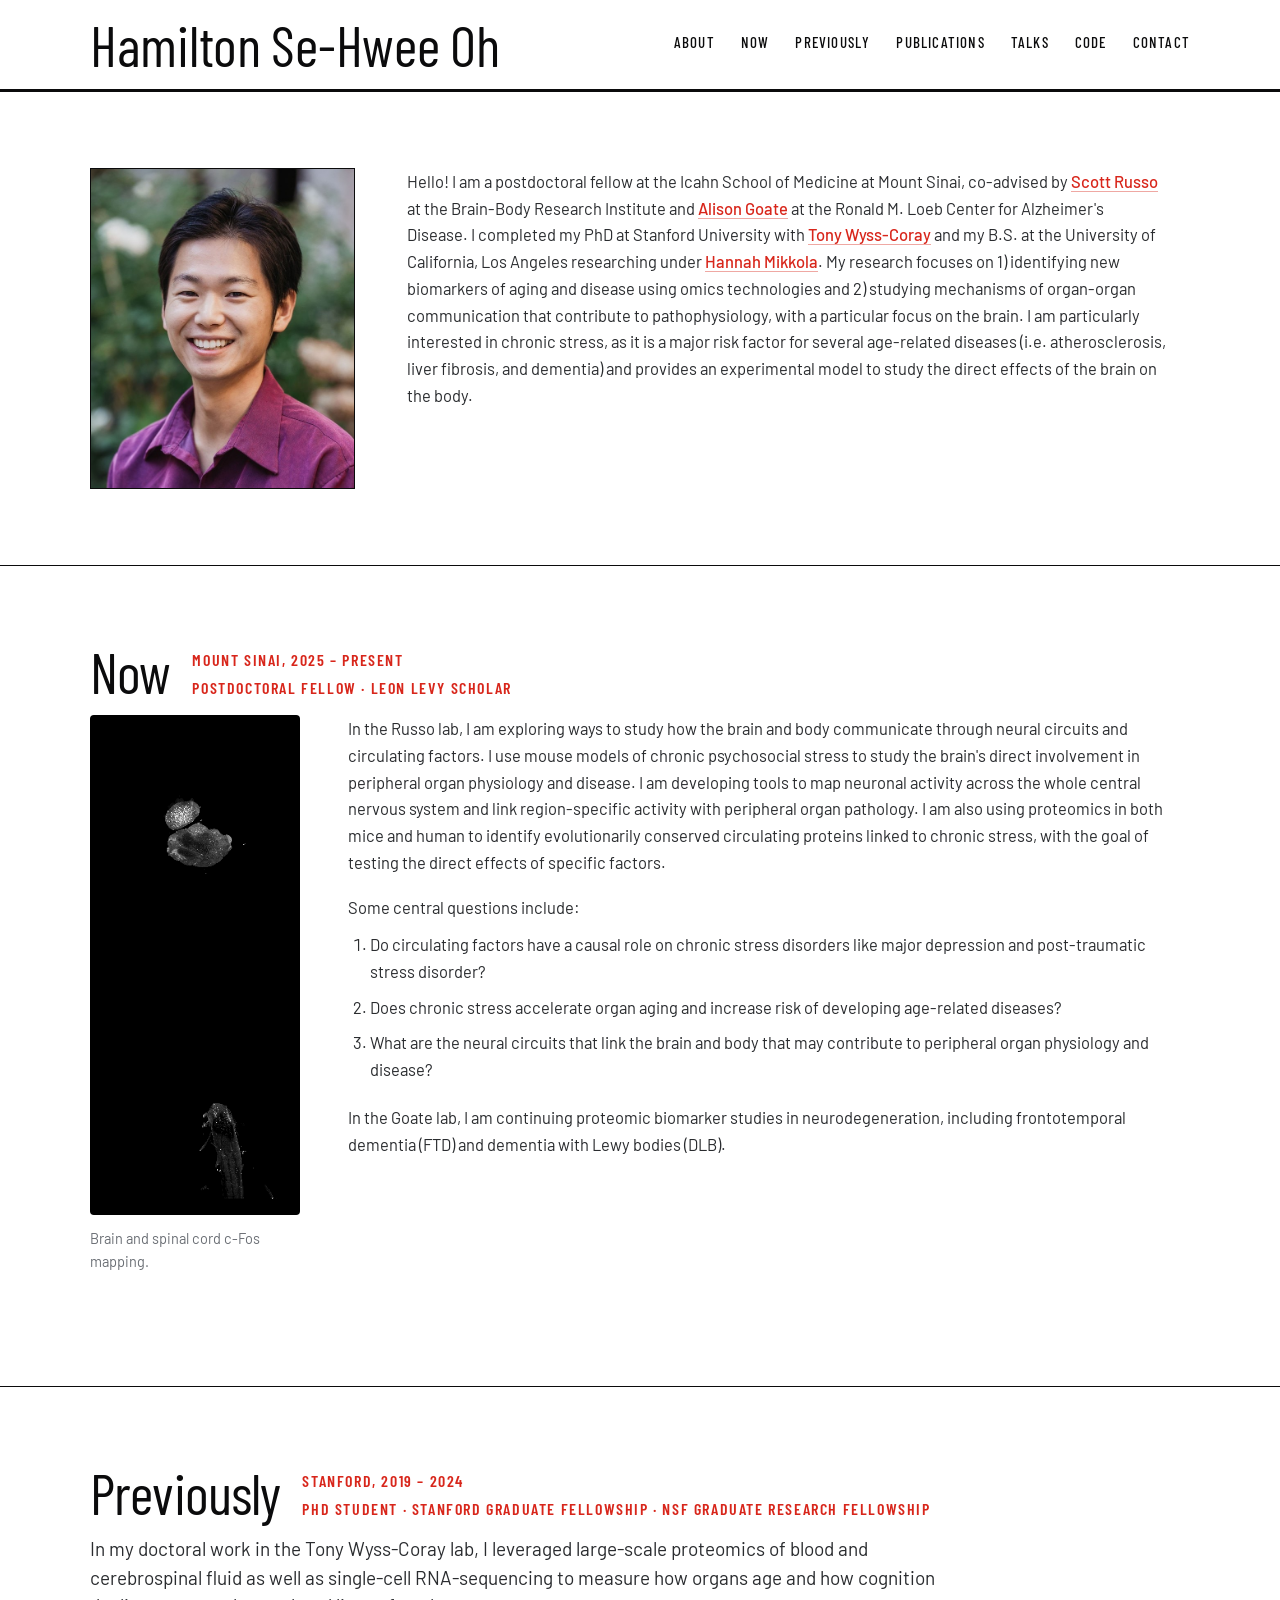
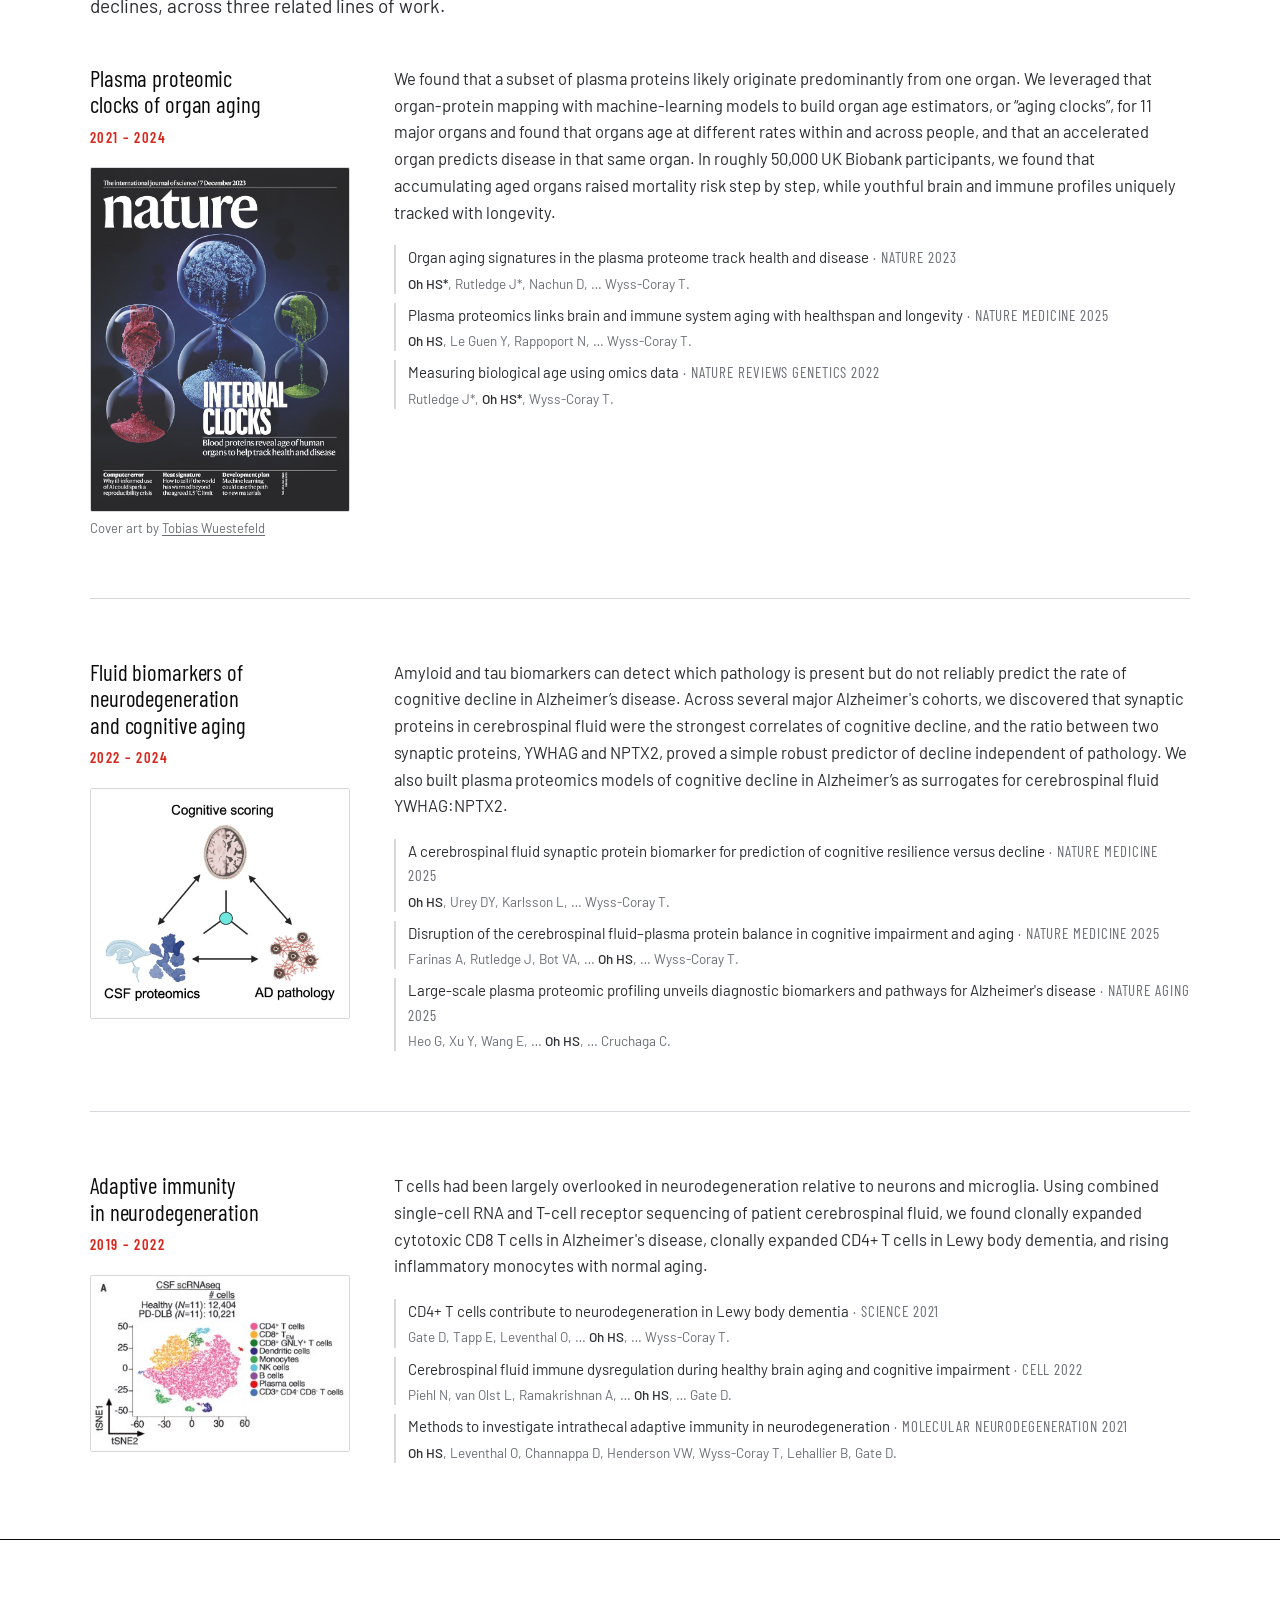
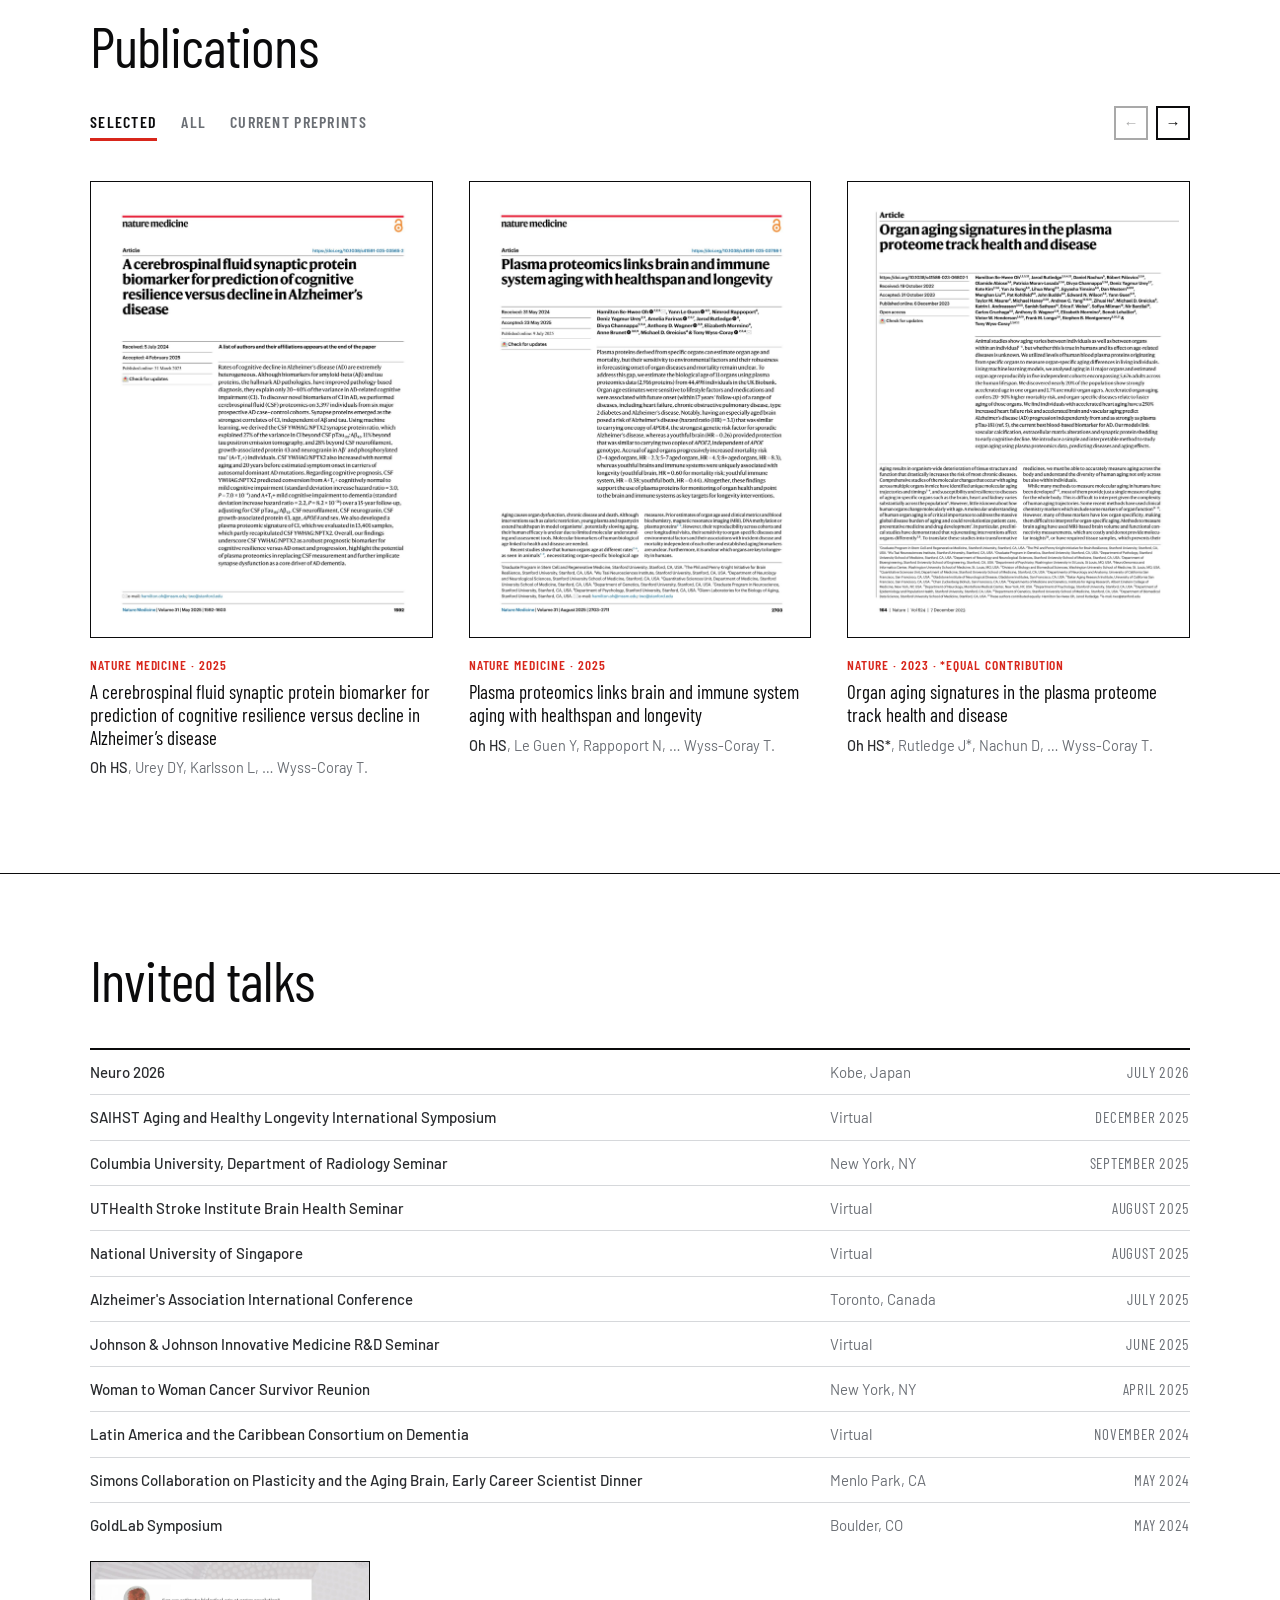
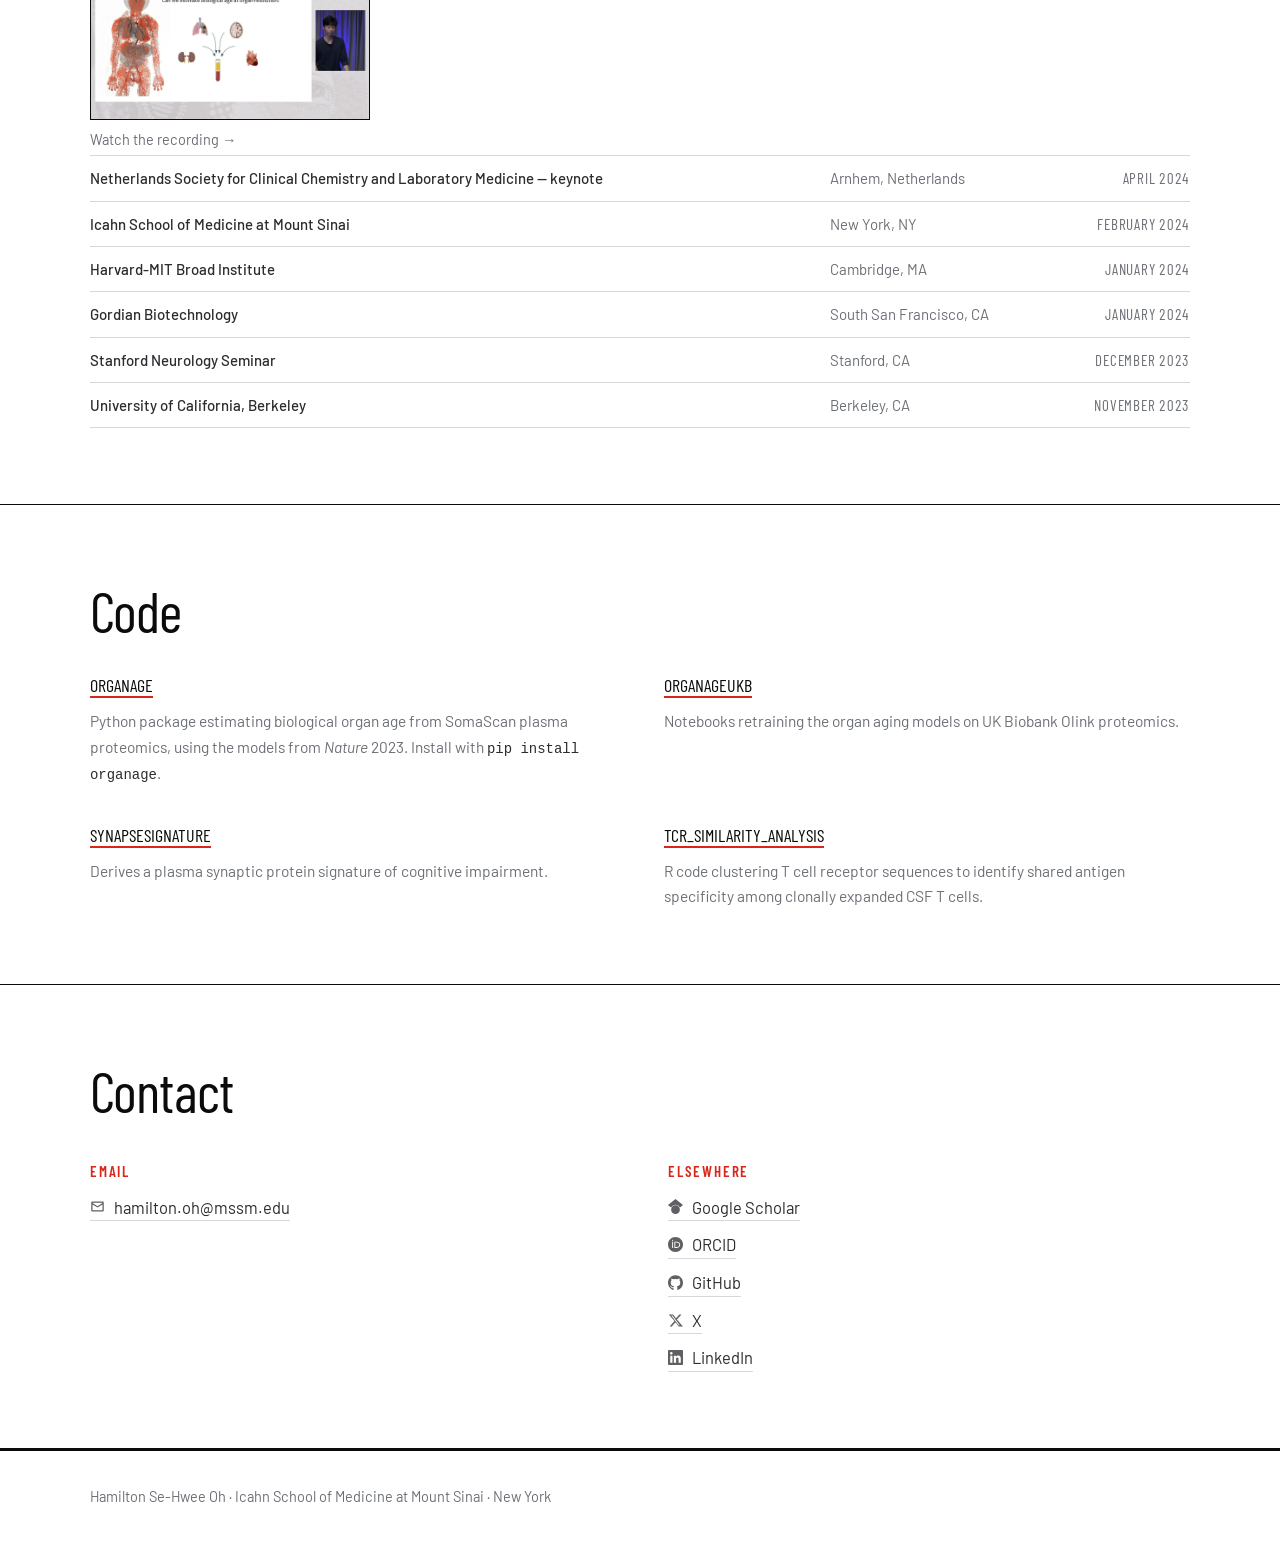
<file: index.html>
<!doctype html>
<html lang="en">
<head>
<meta charset="utf-8">
<meta name="viewport" content="width=device-width, initial-scale=1">

<!-- ============================ SEARCH & SHARING ============================
     Edit the title and description here; they are what Google and social cards
     show. Keep the title near 60 characters and the description near 155.
     The absolute URLs below all name the live domain. Never edit them by hand —
     run  python3 scripts/set_domain.py <domain>  and it moves every one of them,
     then rewrites sitemap.xml, robots.txt, CNAME and 404.html to match.
     ========================================================================= -->
<title>Hamilton Se-Hwee Oh | Aging neuroscience, Mount Sinai</title>
<meta name="description" content="Hamilton Se-Hwee Oh — postdoctoral fellow at the Icahn School of Medicine at Mount Sinai. Aging, neurodegeneration, and brain–body communication.">
<link rel="canonical" href="https://hamiltonsehweeoh.com/">
<meta name="author" content="Hamilton Se-Hwee Oh">
<meta name="robots" content="index, follow, max-image-preview:large, max-snippet:-1">
<meta name="theme-color" content="#ffffff">

<!-- How the link previews on X, LinkedIn, Slack, iMessage. The card image is
     built by scripts/make_social_images.py; re-run it if the portrait changes. -->
<meta property="og:type" content="profile">
<meta property="og:site_name" content="Hamilton Se-Hwee Oh">
<meta property="og:title" content="Hamilton Se-Hwee Oh">
<meta property="og:description" content="Hamilton Se-Hwee Oh — postdoctoral fellow at the Icahn School of Medicine at Mount Sinai. Aging, neurodegeneration, and brain–body communication.">
<meta property="og:url" content="https://hamiltonsehweeoh.com/">
<meta property="og:image" content="https://hamiltonsehweeoh.com/images/og-card.jpg">
<meta property="og:image:width" content="1200">
<meta property="og:image:height" content="630">
<meta property="og:image:alt" content="Hamilton Se-Hwee Oh, postdoctoral fellow at the Icahn School of Medicine at Mount Sinai">
<meta property="profile:first_name" content="Hamilton">
<meta property="profile:last_name" content="Oh">
<meta name="twitter:card" content="summary_large_image">
<meta name="twitter:site" content="@Hammy_oh">
<meta name="twitter:creator" content="@Hammy_oh">

<link rel="icon" href="favicon.ico" sizes="32x32">
<link rel="icon" href="icon.svg" type="image/svg+xml">
<link rel="apple-touch-icon" href="apple-touch-icon.png">

<!-- Tells Google this page is the researcher named in it, and ties the name to
     the ORCID / Scholar records that already carry the publication history.
     "Hamilton Oh" alone is ambiguous (it is also a city in Ohio); sameAs is what
     resolves that. Generated by scripts/patch_head.py-style edits — safe to edit
     by hand, but keep it valid JSON. -->
<script type="application/ld+json">
{
  "@context": "https://schema.org",
  "@graph": [
    {
      "@type": "ProfilePage",
      "@id": "https://hamiltonsehweeoh.com/#page",
      "url": "https://hamiltonsehweeoh.com/",
      "name": "Hamilton Se-Hwee Oh",
      "inLanguage": "en",
      "isPartOf": {
        "@id": "https://hamiltonsehweeoh.com/#website"
      },
      "about": {
        "@id": "https://hamiltonsehweeoh.com/#hamilton-oh"
      },
      "mainEntity": {
        "@id": "https://hamiltonsehweeoh.com/#hamilton-oh"
      }
    },
    {
      "@type": "WebSite",
      "@id": "https://hamiltonsehweeoh.com/#website",
      "url": "https://hamiltonsehweeoh.com/",
      "name": "Hamilton Se-Hwee Oh",
      "inLanguage": "en",
      "publisher": {
        "@id": "https://hamiltonsehweeoh.com/#hamilton-oh"
      }
    },
    {
      "@type": "Person",
      "@id": "https://hamiltonsehweeoh.com/#hamilton-oh",
      "name": "Hamilton Se-Hwee Oh",
      "alternateName": [
        "Hamilton Oh",
        "Hamilton S. Oh",
        "Hamilton S.-H. Oh",
        "Oh HS"
      ],
      "givenName": "Hamilton",
      "additionalName": "Se-Hwee",
      "familyName": "Oh",
      "url": "https://hamiltonsehweeoh.com/",
      "mainEntityOfPage": {
        "@id": "https://hamiltonsehweeoh.com/#page"
      },
      "image": "https://hamiltonsehweeoh.com/images/hamilton-oh.jpg",
      "email": "hamilton.oh@mssm.edu",
      "jobTitle": "Postdoctoral Fellow",
      "description": "Hamilton Se-Hwee Oh — postdoctoral fellow at the Icahn School of Medicine at Mount Sinai. Aging, neurodegeneration, and brain–body communication.",
      "worksFor": {
        "@type": "CollegeOrUniversity",
        "name": "Icahn School of Medicine at Mount Sinai",
        "url": "https://icahn.mssm.edu/",
        "address": {
          "@type": "PostalAddress",
          "addressLocality": "New York",
          "addressRegion": "NY",
          "addressCountry": "US"
        }
      },
      "affiliation": [
        {
          "@type": "Organization",
          "name": "Nash Family Center for Advanced Circuit Therapeutics — Brain-Body Research Institute",
          "url": "https://labs.neuroscience.mssm.edu/project/russo-lab/"
        },
        {
          "@type": "Organization",
          "name": "Ronald M. Loeb Center for Alzheimer's Disease",
          "url": "https://icahn.mssm.edu/research/alzheimers"
        }
      ],
      "alumniOf": [
        {
          "@type": "CollegeOrUniversity",
          "name": "Stanford University",
          "url": "https://www.stanford.edu/"
        },
        {
          "@type": "CollegeOrUniversity",
          "name": "University of California, Los Angeles",
          "url": "https://www.ucla.edu/"
        }
      ],
      "knowsAbout": [
        "Aging",
        "Neurodegeneration",
        "Proteomics",
        "Biomarkers of aging",
        "Organ aging clocks",
        "Brain–body communication",
        "Chronic stress",
        "Alzheimer's disease",
        "Cerebrospinal fluid",
        "Single-cell RNA sequencing"
      ],
      "award": [
        "Leon Levy Scholar",
        "Stanford Graduate Fellowship",
        "NSF Graduate Research Fellowship"
      ],
      "identifier": {
        "@type": "PropertyValue",
        "propertyID": "ORCID",
        "value": "0000-0001-8192-7593",
        "url": "https://orcid.org/0000-0001-8192-7593"
      },
      "sameAs": [
        "https://orcid.org/0000-0001-8192-7593",
        "https://scholar.google.com/citations?user=FsCmvP8AAAAJ",
        "https://github.com/hamiltonoh",
        "https://x.com/Hammy_oh",
        "https://www.linkedin.com/in/hamilton-oh-156217159/"
      ]
    }
  ]
}
</script>

<link rel="preconnect" href="https://fonts.googleapis.com">
<link rel="preconnect" href="https://fonts.gstatic.com" crossorigin>
<!-- Matches the @import inside the active theme below. Declaring it here too lets
     the browser start the font download immediately instead of waiting to parse
     the stylesheet. If you swap themes, swap this to that theme's families. -->
<link rel="stylesheet" href="https://fonts.googleapis.com/css2?family=Barlow+Condensed:wght@400;500;600&family=Barlow:wght@300;400;500;600&display=swap">

<style>
/* A deliberately light-only page, in the manner of an academic lab site.
   Every colour is painted explicitly so it holds on any host background. */
:root {
  --bg:      #FFFFFF;
  --ink:     #111213;
  --body:    #3C4043;
  --muted:   #6E7376;
  --rule:    #E4E6E7;
  --slot:    #F2F3F3;

  --sans: "IBM Plex Sans", -apple-system, BlinkMacSystemFont, "Segoe UI", Helvetica, Arial, sans-serif;
  --page: 1120px;
}

* { box-sizing: border-box; }
html { scroll-behavior: smooth; }
body {
  margin: 0;
  background: var(--bg);
  color: var(--body);
  font-family: var(--sans);
  font-size: 17px;
  line-height: 1.68;
  -webkit-font-smoothing: antialiased;
}
@media (prefers-reduced-motion: reduce) {
  html { scroll-behavior: auto; }
  * { transition-duration: .01ms !important; }
}

h1, h2, h3, h4 { margin: 0; color: var(--ink); font-weight: 300; letter-spacing: -.015em; text-wrap: balance; }
p { margin: 0; }
a { color: inherit; }
:focus-visible { outline: 2px solid var(--ink); outline-offset: 3px; }

.wrap { max-width: var(--page); margin: 0 auto; padding: 0 40px; }
.prose { max-width: 760px; }
.prose p + p { margin-top: 1.15em; }

/* ---------- masthead ---------- */
.masthead { position: sticky; top: 0; z-index: 10; background: var(--bg); border-bottom: 1px solid var(--rule); }
.masthead .wrap {
  display: flex; align-items: center; justify-content: space-between;
  gap: 20px 28px; flex-wrap: wrap; padding-block: 14px;
}
/* The wordmark is set at the same scale as the largest section headings. */
.name {
  font-size: clamp(26px, 3.2vw, 34px); line-height: 1.1;
  color: var(--ink); font-weight: 300; letter-spacing: -.018em; text-decoration: none;
}
/* The wordmark is the page's <h1> — one heading naming who this is about — with the
   link nested inside it, so the heading text is what a crawler reads. */
.name a { color: inherit; text-decoration: none; }
.nav { display: flex; gap: 26px; flex-wrap: wrap; }
.nav a { font-size: 15px; color: var(--muted); text-decoration: none; transition: color .15s; }
.nav a:hover { color: var(--ink); }

/* ---------- sections ---------- */
section { padding-block: clamp(64px, 8vw, 104px); }
section + section { border-top: 1px solid var(--rule); }
.section-head { display: flex; align-items: baseline; gap: 18px; flex-wrap: wrap; margin-bottom: 14px; }
.section-title { font-size: clamp(26px, 3.2vw, 34px); font-weight: 200; }
.section-meta { display: flex; flex-direction: column; gap: 2px; }
.section-when, .section-role { font-size: 15px; color: var(--muted); }
.section-lede { max-width: 860px; margin-bottom: 44px; }

/* ---------- figure slots ---------- */
figure { margin: 0 0 36px; }
figure img { display: block; width: 100%; height: auto; border-radius: 6px; }
.cfos { display: flex; flex-direction: column; align-items: flex-start; gap: 12px; }
/* The source frame is 82% empty black, so the window crops to the specimen and
   zooms slightly — at 1:1 the sparse c-Fos signal is too small to read. */
.cfos-frame { width: var(--cfos); aspect-ratio: 210 / 500; overflow: hidden; border-radius: 4px; background: #000; }
.cfos-frame img { width: 100%; height: 100%; object-fit: cover; object-position: 53% 50%; display: block; }
.cfos figcaption { max-width: var(--cfos); margin-top: 0; }
figcaption { margin-top: 12px; font-size: 14.5px; line-height: 1.6; color: var(--muted); max-width: 78ch; }


/* The c-Fos frame is tall and narrow, so the text runs beside it rather than under. */
/* --cfos sets the figure's width, the caption's measure and the grid column at once,
   so narrowing the figure for a phone is a single number. */
.now-grid { --cfos: 210px; display: grid; grid-template-columns: var(--cfos) 1fr; gap: 48px; align-items: start; margin-top: 8px; }
.now-body > p { font-size: 16.5px; color: var(--body); }
.questions-lead { margin-top: 1.15em; }
.questions { margin: 10px 0 0; padding-left: 22px; display: grid; gap: 9px; }
.questions li { font-size: 16.5px; color: var(--body); }
.now-outro { margin-top: 1.3em; }

/* ---------- previous work: themes ---------- */
.theme { display: grid; grid-template-columns: 260px 1fr; gap: 44px; align-items: start; }
.theme + .theme { margin-top: 60px; padding-top: 60px; border-top: 1px solid var(--rule); }
.theme h3 { font-size: 21px; font-weight: 400; line-height: 1.32; }
.theme-when { margin-top: 8px; font-size: 14.5px; color: var(--muted); }
.img-credit { margin-top: 7px; font-size: 13px; line-height: 1.45; color: var(--muted); }
.img-credit a { text-decoration: underline; text-underline-offset: 2px; }
.img-credit a:hover { color: var(--ink); }
.theme-img {
  display: block; width: 100%; height: auto; margin-top: 18px;
  border: 1px solid var(--rule); border-radius: 2px;
}
.theme-body p { font-size: 16.5px; max-width: 100%; }
.key { margin-top: 20px; display: flex; flex-direction: column; gap: 9px; }
.key a { font-size: 15px; color: var(--body); text-decoration: none; max-width: 100%; }
.key a:hover { color: var(--ink); }
.key .k-venue { color: var(--muted); }
.key a:hover .k-title { text-decoration: underline; text-underline-offset: 3px; }
/* Byline under each key paper, filled in by script — see keyPaperBylines() below. */
.k-authors { display: block; margin-top: 4px; font-size: 13.5px; line-height: 1.5; color: var(--muted); }
.k-authors b { color: var(--body); font-weight: 500; }

/* ---------- publications ---------- */
.pub-bar { display: flex; align-items: baseline; justify-content: space-between; gap: 24px 32px; flex-wrap: wrap; margin-bottom: 40px; }
.pub-toggle { display: flex; gap: 24px; }
.pub-toggle button {
  font: inherit; font-size: 16px; background: none; border: 0; padding: 0 0 3px;
  color: var(--muted); cursor: pointer; border-bottom: 1px solid transparent;
  transition: color .15s, border-color .15s;
}
.pub-toggle button:hover { color: var(--ink); }
.pub-toggle button[aria-pressed="true"] { color: var(--ink); border-bottom-color: var(--ink); }
.pub-right { display: flex; align-items: center; gap: 20px; flex-wrap: wrap; }

/* A horizontal rail rather than a long grid: three papers in view, snapping a full
   set of three at a time. --per is the number visible, and the card width is derived
   from it so the rail always ends flush with the last visible card. */
.pub-rail {
  --gap: 36px;
  --per: 3;
  display: flex; gap: var(--gap);
  overflow-x: auto; overscroll-behavior-x: contain;
  /* proximity, not mandatory: mandatory snapping reverts programmatic scrollLeft.
     Smoothness comes from the JS scroll calls, not from CSS, for the same reason. */
  scroll-snap-type: x proximity;
  align-items: start;
  padding-bottom: 18px;                       /* room for the scrollbar */
  scrollbar-color: #C7CBCD transparent;       /* Firefox */
}
.pub-rail::-webkit-scrollbar { height: 6px; }
.pub-rail::-webkit-scrollbar-thumb { background: #C7CBCD; border-radius: 3px; }
.pub-rail::-webkit-scrollbar-track { background: transparent; }

.card {
  flex: 0 0 calc((100% - (var(--per) - 1) * var(--gap)) / var(--per));
  scroll-snap-align: start;
  display: block; text-decoration: none; color: inherit;
}

/* The rail is drawn by JavaScript. Until it runs — and for any reader or crawler that
   never runs it — the same papers are already in the markup as a plain numbered list.
   Progressive enhancement, not a hidden duplicate: the script overwrites this node. */
.pub-fallback {
  flex: 1 1 100%; min-width: 0;
  margin: 0; padding-left: 1.6em;
  font-size: 15.5px; line-height: 1.6; color: var(--body);
}
.pub-fallback li + li { margin-top: 12px; }
.pub-fallback cite { font-style: normal; color: var(--ink); }
.pub-fallback em { color: var(--muted); }
.pub-fallback a { color: inherit; }

.rail-nav { display: flex; gap: 8px; }
.rail-nav button {
  width: 34px; height: 34px; padding: 0; cursor: pointer;
  background: none; color: var(--body);
  border: 1px solid var(--rule); border-radius: 2px;
  font-size: 15px; line-height: 1;
  transition: border-color .15s, color .15s, opacity .15s;
}
.rail-nav button:hover:not(:disabled) { border-color: var(--ink); color: var(--ink); }
.rail-nav button:disabled { opacity: .35; cursor: default; }
.card-fig {
  display: flex; align-items: center; justify-content: center;
  aspect-ratio: 3 / 4; overflow: hidden; padding: 10px;
  background: #FFFFFF; border: 1px solid var(--rule); border-radius: 4px;
  transition: border-color .18s;
}
.card:hover .card-fig, .card:focus-visible .card-fig { border-color: #A9AEB1; }
.card-fig img { max-width: 100%; max-height: 100%; width: auto; height: auto; display: block; }

/* Papers with no obtainable PDF get a plain title tile rather than a broken image. */
.card-fig.is-text { flex-direction: column; align-items: flex-start; justify-content: flex-end; background: var(--slot); padding: 28px; }
.card-fig.is-text .t-venue { font-size: 13px; letter-spacing: .06em; text-transform: uppercase; color: var(--muted); }
.card-fig.is-text .t-title { margin-top: 12px; font-size: 21px; line-height: 1.32; font-weight: 300; color: var(--ink); }

.card-meta { margin-top: 16px; }
.card-venue { font-size: 14.5px; color: var(--muted); }
.card-venue em { font-style: italic; }
.card-title { margin-top: 5px; font-size: 17px; line-height: 1.42; color: var(--ink); }
.card:hover .card-title { text-decoration: underline; text-underline-offset: 3px; text-decoration-color: var(--rule); }
.card-authors { margin-top: 7px; font-size: 14.5px; line-height: 1.55; color: var(--muted); }
.card-authors b { color: var(--body); font-weight: 500; }
/* A text tile already shows the title, so don't print it twice under the card. */
.card.no-fig .card-title { display: none; }
.card.no-fig .card-authors { margin-top: 5px; }
.pub-empty { font-size: 16px; color: var(--muted); }

/* ---------- code ---------- */
.res { display: grid; grid-template-columns: repeat(2, 1fr); gap: 34px 48px; }
.res h3 { font-size: 17px; font-weight: 500; }
.res h3 a { color: var(--ink); text-decoration: none; border-bottom: 1px solid var(--rule); }
.res h3 a:hover { border-color: var(--ink); }
.res p { margin-top: 8px; font-size: 15.5px; color: var(--muted); }
.res code { font-family: ui-monospace, "SF Mono", Menlo, Consolas, monospace; font-size: .9em; color: var(--body); }

/* ---------- about me ---------- */
.about { display: grid; grid-template-columns: 265px 1fr; gap: 52px; align-items: start; }
.portrait { border-radius: 6px; overflow: hidden; background: var(--slot); }
.portrait img { display: block; width: 100%; height: auto; }
.about .prose { margin-top: 0; }
.prose a.inline { color: var(--ink); text-decoration: underline; text-underline-offset: 3px; text-decoration-color: var(--rule); }
.prose a.inline:hover { text-decoration-color: var(--ink); }


/* ---------- talks and posters ---------- */
.venues { margin-top: 12px; display: grid; }
.venue {
  display: grid; grid-template-columns: 1fr 200px 140px; gap: 20px;
  padding: 10px 0; border-top: 1px solid var(--rule); font-size: 15px; align-items: baseline;
}
.venue:last-child { border-bottom: 1px solid var(--rule); }
.v-where, .v-when { color: var(--muted); }
.v-when { text-align: right; font-variant-numeric: tabular-nums; }
.venue-media { padding: 14px 0 4px; }
.venue-media a { display: inline-block; max-width: 280px; text-decoration: none; }
.venue-media img { display: block; width: 100%; height: auto; border-radius: 4px; border: 1px solid var(--rule); transition: border-color .15s; }
.venue-media span { display: block; margin-top: 8px; font-size: 14.5px; color: var(--muted); transition: color .15s; }
.venue-media a:hover img { border-color: #A9AEB1; }
.venue-media a:hover span { color: var(--ink); }

/* ---------- contact ---------- */
.contact-grid { display: grid; grid-template-columns: repeat(2, minmax(0, 1fr)); gap: 40px 56px; }
.contact-grid h3 { font-size: 15px; font-weight: 500; color: var(--muted); margin-bottom: 10px; }
.contact-grid p, .contact-grid a { font-size: 16.5px; color: var(--body); }
.contact-grid a { text-decoration: none; border-bottom: 1px solid var(--rule); }
.contact-grid a:hover { border-color: var(--ink); color: var(--ink); }
.contact-links { display: flex; flex-direction: column; gap: 10px; align-items: flex-start; }
.contact-links a, .contact-grid a.with-icon { display: inline-flex; align-items: center; gap: 9px; }
.ic { width: 15px; height: 15px; flex: none; fill: currentColor; opacity: .75; }
a:hover .ic { opacity: 1; }

footer { border-top: 1px solid var(--rule); padding-block: 34px 56px; }
footer p { font-size: 14.5px; color: var(--muted); }

@media (max-width: 900px) {
  .theme { grid-template-columns: 1fr; gap: 18px; }
}
@media (max-width: 860px) {
  .about { grid-template-columns: 1fr; gap: 32px; }
  .portrait { max-width: 240px; }
  .res, .contact-grid { grid-template-columns: 1fr; }
  .pub-rail { --per: 2; --gap: 28px; }
  /* Three columns can't hold at this width; stack name, place, date instead. */
  .venue { grid-template-columns: 1fr; gap: 2px; padding: 12px 0; }
  .v-when { text-align: left; }
  /* The figure column is a fixed 210px, so every pixel lost here comes out of the
     prose beside it. Close the gap before the text gets uncomfortably narrow. */
  .now-grid { gap: 28px; }
}
/* A fixed 210px of figure plus the gap comes straight out of the prose beside it:
   by 700px the text column is down to ~40 characters a line, and on a phone it would
   be under 100px — a word or two per line. Stack below that, and narrow the figure,
   since at full width its 500-tall frame fills most of a phone screen on its own. */
@media (max-width: 700px) {
  .now-grid { --cfos: 168px; grid-template-columns: 1fr; gap: 26px; }
}
@media (max-width: 620px) {
  .wrap { padding: 0 22px; }
  .masthead .wrap { padding-block: 12px; }
  .nav { gap: 14px 16px; }
  /* At the large wordmark size the bar is tall enough that pinning it would cover
     most of a phone screen, so let it scroll away here. */
  .masthead { position: static; }
  .pub-rail { --per: 1; }
}
</style>

<!-- Active theme. Swap the filename to try another from styles/. -->
<link rel="stylesheet" href="styles/swiss-mid-light.css">
</head>

<body>

<header class="masthead">
  <div class="wrap">
    <h1 class="name"><a href="#top">Hamilton Se-Hwee Oh</a></h1>
    <nav class="nav">
      <a href="#about">About</a>
      <a href="#now">Now</a>
      <a href="#previously">Previously</a>
      <a href="#publications">Publications</a>
      <a href="#talks">Talks</a>
      <a href="#code">Code</a>
      <a href="#contact">Contact</a>
    </nav>
  </div>
</header>

<main id="top">


<!-- ============================ ABOUT ME ============================ -->
<section id="about">
  <div class="wrap">
    <div class="about">
      <div class="portrait">
        <img src="images/hamilton-oh.jpg" alt="Hamilton Se-Hwee Oh" width="640" height="777"
             fetchpriority="high" decoding="async">
      </div>
      <div>
        <div class="prose">
          <p>
            Hello! I am a postdoctoral fellow at the Icahn School of Medicine at Mount Sinai,
            co-advised by <a class="inline" href="https://labs.neuroscience.mssm.edu/project/russo-lab/">Scott Russo</a> at the Brain-Body Research Institute and <a class="inline" href="https://labs.neuroscience.mssm.edu/project/goate-lab/">Alison Goate</a> at the
            Ronald M. Loeb Center for Alzheimer's Disease. I completed my PhD at Stanford University
            with <a class="inline" href="https://web.stanford.edu/group/twclab/cgi-bin/">Tony Wyss-Coray</a> and my B.S. at the University of California, Los Angeles researching
            under <a class="inline" href="https://hmikkolalab.com/">Hannah Mikkola</a>. My research focuses on 1) identifying new biomarkers of aging and
            disease using omics technologies and 2) studying mechanisms of organ-organ communication
            that contribute to pathophysiology, with a particular focus on the brain. I am
            particularly interested in chronic stress, as it is a major risk factor for several
            age-related diseases (i.e. atherosclerosis, liver fibrosis, and dementia) and provides an
            experimental model to study the direct effects of the brain on the body.
          </p>
        </div>

      </div>
    </div>
  </div>
</section>

<!-- ============================== NOW ============================== -->
<section id="now">
  <div class="wrap">
    <div class="section-head">
      <h2 class="section-title">Now</h2>
      <div class="section-meta">
        <span class="section-when">Mount Sinai, 2025 – present</span>
        <span class="section-role">Postdoctoral Fellow · Leon Levy Scholar</span>
      </div>
    </div>

    <div class="now-grid">
      <figure class="cfos">
        <div class="cfos-frame">
          <img src="images/now-brain-cfos.gif"
               alt="Brain and spinal cord c-Fos mapping"
               width="1080" height="608">
        </div>
        <figcaption>Brain and spinal cord c-Fos mapping.</figcaption>
      </figure>

      <div class="now-body">
        <p>
          In the Russo lab, I am exploring ways to study how the brain and body communicate through
          neural circuits and circulating factors. I use mouse models of chronic psychosocial stress to
          study the brain's direct involvement in peripheral organ physiology and disease. I am
          developing tools to map neuronal activity across the whole central nervous system and link
          region-specific activity with peripheral organ pathology. I am also using proteomics in both mice and human to identify
          evolutionarily conserved circulating proteins linked to chronic stress, with the goal of
          testing the direct effects of specific factors.
        </p>

        <p class="questions-lead">Some central questions include:</p>
        <ol class="questions">
          <li>
            Do circulating factors have a causal role on chronic stress disorders like major
            depression and post-traumatic stress disorder?
          </li>
          <li>
            Does chronic stress accelerate organ aging and increase risk of developing age-related
            diseases?
          </li>
          <li>
            What are the neural circuits that link the brain and body that may contribute to
            peripheral organ physiology and disease?
          </li>
        </ol>

        <p class="now-outro">
          In the Goate lab, I am continuing proteomic biomarker studies in neurodegeneration,
          including frontotemporal dementia (FTD) and dementia with Lewy bodies (DLB).
        </p>
      </div>
    </div>
  </div>
</section>

<!-- ============================ PREVIOUSLY ============================ -->
<section id="previously">
  <div class="wrap">
    <div class="section-head">
      <h2 class="section-title">Previously</h2>
      <div class="section-meta">
        <span class="section-when">Stanford, 2019 – 2024</span>
        <span class="section-role">PhD Student · Stanford Graduate Fellowship · NSF Graduate Research Fellowship</span>
      </div>
    </div>
    <div class="section-lede prose">
      <p>
        In my doctoral work in the Tony Wyss-Coray lab, I leveraged large-scale proteomics of blood
        and cerebrospinal fluid as well as single-cell RNA-sequencing to measure how organs age
        and how cognition declines, across three related lines of work.
      </p>
    </div>

    <article class="theme">
      <div>
        <h3>Plasma proteomic clocks of organ aging</h3>
        <div class="theme-when">2021 – 2024</div>
        <img class="theme-img" src="images/theme-organ-aging.jpg" alt="Nature cover, December 2023: Internal clocks — blood proteins reveal age of human organs" width="827" height="1098" loading="lazy">
        <p class="img-credit">Cover art by <a href="https://www.illustratoren.de/illustrator/tobias-wuestefeld">Tobias Wuestefeld</a></p>
      </div>
      <div class="theme-body">
        <p>
          We found that a subset of plasma proteins likely originate predominantly from one organ. We
          leveraged that organ-protein mapping with machine-learning models to build organ age
          estimators, or “aging clocks”, for 11 major organs and found that organs age at different
          rates within and across people, and that an accelerated organ predicts disease in that same
          organ. In roughly 50,000 UK Biobank participants, we found that accumulating aged organs
          raised mortality risk step by step, while youthful brain and immune profiles uniquely
          tracked with longevity.
        </p>
        <div class="key">
          <a href="https://doi.org/10.1038/s41586-023-06802-1">
            <span class="k-title">Organ aging signatures in the plasma proteome track health and disease</span><span class="k-venue"> · Nature 2023</span>
          </a>
          <a href="https://doi.org/10.1038/s41591-025-03798-1">
            <span class="k-title">Plasma proteomics links brain and immune system aging with healthspan and longevity</span><span class="k-venue"> · Nature Medicine 2025</span>
          </a>
          <a href="https://doi.org/10.1038/s41576-022-00511-7">
            <span class="k-title">Measuring biological age using omics data</span><span class="k-venue"> · Nature Reviews Genetics 2022</span>
          </a>
        </div>
      </div>
    </article>

    <article class="theme">
      <div>
        <h3>Fluid biomarkers of neurodegeneration and cognitive aging</h3>
        <div class="theme-when">2022 – 2024</div>
        <img class="theme-img" src="images/theme-fluid-biomarkers.jpg" alt="Cerebrospinal fluid synaptic biomarkers of cognitive decline" width="844" height="750" loading="lazy">
      </div>
      <div class="theme-body">
        <p>
          Amyloid and tau biomarkers can detect which pathology is present but do not reliably predict
          the rate of cognitive decline in Alzheimer’s disease. Across several major Alzheimer's
          cohorts, we discovered that synaptic proteins in cerebrospinal fluid were the strongest
          correlates of cognitive decline, and the ratio between two synaptic proteins, YWHAG and
          NPTX2, proved a simple robust predictor of decline independent of pathology. We also built
          plasma proteomics models of cognitive decline in Alzheimer’s as surrogates for
          cerebrospinal fluid YWHAG:NPTX2.
        </p>
        <div class="key">
          <a href="https://doi.org/10.1038/s41591-025-03565-2">
            <span class="k-title">A cerebrospinal fluid synaptic protein biomarker for prediction of cognitive resilience versus decline</span><span class="k-venue"> · Nature Medicine 2025</span>
          </a>
          <a href="https://doi.org/10.1038/s41591-025-03831-3">
            <span class="k-title">Disruption of the cerebrospinal fluid–plasma protein balance in cognitive impairment and aging</span><span class="k-venue"> · Nature Medicine 2025</span>
          </a>
          <a href="https://doi.org/10.1038/s43587-025-00872-8">
            <span class="k-title">Large-scale plasma proteomic profiling unveils diagnostic biomarkers and pathways for Alzheimer's disease</span><span class="k-venue"> · Nature Aging 2025</span>
          </a>
        </div>
      </div>
    </article>

    <article class="theme">
      <div>
        <h3>Adaptive immunity in neurodegeneration</h3>
        <div class="theme-when">2019 – 2022</div>
        <img class="theme-img" src="images/theme-adaptive-immunity.jpg" alt="T cells in the cerebrospinal fluid of patients with neurodegenerative disease" width="352" height="239" loading="lazy">
      </div>
      <div class="theme-body">
        <p>
          T cells had been largely overlooked in neurodegeneration relative to neurons and microglia.
          Using combined single-cell RNA and T-cell receptor sequencing of patient cerebrospinal
          fluid, we found clonally expanded cytotoxic CD8 T cells in Alzheimer's disease, clonally
          expanded CD4+ T cells in Lewy body dementia, and rising inflammatory monocytes with
          normal aging.
        </p>
        <div class="key">
          <a href="https://doi.org/10.1126/science.abf7266">
            <span class="k-title">CD4+ T cells contribute to neurodegeneration in Lewy body dementia</span><span class="k-venue"> · Science 2021</span>
          </a>
          <a href="https://doi.org/10.1016/j.cell.2022.11.019">
            <span class="k-title">Cerebrospinal fluid immune dysregulation during healthy brain aging and cognitive impairment</span><span class="k-venue"> · Cell 2022</span>
          </a>
          <a href="https://doi.org/10.1186/s13024-021-00423-w">
            <span class="k-title">Methods to investigate intrathecal adaptive immunity in neurodegeneration</span><span class="k-venue"> · Molecular Neurodegeneration 2021</span>
          </a>
        </div>
      </div>
    </article>
  </div>
</section>

<!-- ============================ PUBLICATIONS ============================ -->
<section id="publications">
  <div class="wrap">
    <h2 class="section-title" style="margin-bottom:32px">Publications</h2>
    <div class="pub-bar">
      <div class="pub-toggle" id="pubToggle">
        <button type="button" data-view="first" aria-pressed="true">Selected</button>
        <button type="button" data-view="all" aria-pressed="false">All</button>
        <button type="button" data-view="preprints" aria-pressed="false">Current preprints</button>
      </div>
      <div class="pub-right">
        <div class="rail-nav">
          <button type="button" id="railPrev" aria-label="Previous publications" aria-controls="pubList">&larr;</button>
          <button type="button" id="railNext" aria-label="Next publications" aria-controls="pubList">&rarr;</button>
        </div>
      </div>
    </div>
    <div class="pub-rail" id="pubList" tabindex="0" role="region" aria-label="Publications, scrollable">
      <!-- PUBLICATION-FALLBACK: written by scripts/embed_publications.py. Do not hand-edit;
           your changes are overwritten on the next build. -->
      <ol class="pub-fallback">
        <li><cite><a href="https://doi.org/10.1038/s41586-025-09987-9">Ageing promotes microglial accumulation of slow-degrading synaptic proteins</a></cite>. Guldner IH, Wagner VP, Moran-Losada P, … <b>Oh HS</b>, … Wyss-Coray T. <em>Nature 2026</em>.</li>
        <li><cite><a href="https://doi.org/10.1038/s41591-026-04446-y">Plasma proteomic signatures of cellular aging predict human disease</a></cite>. Ding DY, Bot VA, Chen KL, … <b>Oh HS</b>, … Wyss-Coray T. <em>Nature Medicine 2026</em>.</li>
        <li><cite><a href="https://doi.org/10.1038/s41586-026-10524-5">Sleep chart of biological ageing clocks in middle and late life</a></cite>. The MULTI Consortium, O’Toole CK, Song Z, … <b>Oh HS</b>, … Wen J. <em>Nature 2026</em>.</li>
        <li><cite><a href="https://doi.org/10.1016/j.neuron.2026.02.035">Large-scale CSF and plasma proteomics reveal immune, synaptic, and extracellular matrix disruptions across neurodegenerative diseases</a></cite>. Ali M, Timsina J, Xu Y, … <b>Oh HS</b>, … Cruchaga C. <em>Neuron 2026</em>.</li>
        <li><cite><a href="https://doi.org/10.1002/advs.202513872">APOE‐stratified Proteomic and Metabolomic Analysis Reveals Mitochondrial Dysfunction Inflammation and Lipid Dysregulation in Alzheimer's Disease</a></cite>. Li F, Chen Y, Western D, … <b>Oh HS</b>, … Cruchaga C. <em>Advanced Science 2026</em>.</li>
        <li><cite><a href="https://doi.org/10.1126/scitranslmed.adx4852">Alzheimer’s disease proteome-wide association study implicates adaptive immunity and identifies risk genes LILRB1 and SIRPA</a></cite>. Walker KA, Blew C, Duggan MR, … <b>Oh HS</b>, … Schlosser P. <em>Science Translational Medicine 2026</em>.</li>
        <li><cite><a href="https://doi.org/10.1038/s41591-025-03834-0">The Global Neurodegeneration Proteomics Consortium: biomarker and drug target discovery for common neurodegenerative diseases and aging</a></cite>. Imam F, Saloner R, Vogel JW, … <b>Oh HS</b>, … The Global Neurodegeneration Proteomics Consortium (GNPC). <em>Nature Medicine 2025</em>.</li>
        <li><cite><a href="https://doi.org/10.1038/s41591-025-03565-2">A cerebrospinal fluid synaptic protein biomarker for prediction of cognitive resilience versus decline in Alzheimer’s disease</a></cite>. <b>Oh HS</b>, Urey DY, Karlsson L, … Wyss-Coray T. <em>Nature Medicine 2025</em>.</li>
        <li><cite><a href="https://doi.org/10.1038/s41591-025-03798-1">Plasma proteomics links brain and immune system aging with healthspan and longevity</a></cite>. <b>Oh HS</b>, Le Guen Y, Rappoport N, … Wyss-Coray T. <em>Nature Medicine 2025</em>.</li>
        <li><cite><a href="https://doi.org/10.1016/j.neuron.2025.02.014">Multi-cohort cerebrospinal fluid proteomics identifies robust molecular signatures across the Alzheimer disease continuum</a></cite>. Ali M, Timsina J, Western D, … <b>Oh HS</b>, … Cruchaga C. <em>Neuron 2025</em>.</li>
        <li><cite><a href="https://doi.org/10.1016/j.landig.2025.01.006">Proteomic organ-specific ageing signatures and 20-year risk of age-related diseases: the Whitehall II observational cohort study</a></cite>. Kivimäki M, Frank P, Pentti J, … <b>Oh HS</b>, … Partridge L. <em>The Lancet Digital Health 2025</em>.</li>
        <li><cite><a href="https://doi.org/10.1038/s41591-025-03831-3">Disruption of the cerebrospinal fluid–plasma protein balance in cognitive impairment and aging</a></cite>. Farinas A, Rutledge J, Bot VA, … <b>Oh HS</b>, … Wyss-Coray T. <em>Nature Medicine 2025</em>.</li>
        <li><cite><a href="https://doi.org/10.1038/s43587-025-00872-8">Large-scale plasma proteomic profiling unveils diagnostic biomarkers and pathways for Alzheimer’s disease</a></cite>. Heo G, Xu Y, Wang E, … <b>Oh HS</b>, … Cruchaga C. <em>Nature Aging 2025</em>.</li>
        <li><cite><a href="https://doi.org/10.1016/j.celrep.2025.116624">Spatial and single-cell transcriptomics reveal the reorganization of cerebellar microglia with aging</a></cite>. Tsai AP, Henze DE, Lopez ER, … <b>Oh HS</b>, … Wyss-Coray T. <em>Cell Reports 2025</em>.</li>
        <li><cite><a href="https://doi.org/10.1038/s41588-024-01972-8">Proteogenomic analysis of human cerebrospinal fluid identifies neurologically relevant regulation and implicates causal proteins for Alzheimer’s disease</a></cite>. Western D, Timsina J, Wang L, … <b>Oh HS</b>, … Cruchaga C. <em>Nature Genetics 2024</em>.</li>
        <li><cite><a href="https://doi.org/10.1093/pnasnexus/pgae499">Disagreement on foundational principles of biological aging</a></cite>. Gladyshev VN, Anderson B, Barlit H, … <b>Oh HS</b>, … Zhavoronkov A. <em>PNAS Nexus 2024</em>.</li>
        <li><cite><a href="https://doi.org/10.1186/s13024-023-00687-4">Proteo-genomics of soluble TREM2 in cerebrospinal fluid provides novel insights and identifies novel modulators for Alzheimer’s disease</a></cite>. Wang L, Nykänen NP, Western D, … <b>Oh HS</b>, … Cruchaga C. <em>Molecular Neurodegeneration 2024</em>.</li>
        <li><cite><a href="https://doi.org/10.1038/s41586-023-06802-1">Organ aging signatures in the plasma proteome track health and disease</a></cite>. <b>Oh HS*</b>, Rutledge J*, Nachun D, … Wyss-Coray T. <em>Nature 2023 (* equal contribution)</em>.</li>
        <li><cite><a href="https://doi.org/10.1126/scitranslmed.abq5923">Proteomics of brain, CSF, and plasma identifies molecular signatures for distinguishing sporadic and genetic Alzheimer’s disease</a></cite>. Sung YJ, Yang C, Norton J, … <b>Oh HS</b>, … Cruchaga C. <em>Science Translational Medicine 2023</em>.</li>
        <li><cite><a href="https://doi.org/10.1038/s41576-022-00511-7">Measuring biological age using omics data</a></cite>. Rutledge J*, <b>Oh HS*</b>, Wyss-Coray T. <em>Nature Reviews Genetics 2022 (* equal contribution)</em>.</li>
        <li><cite><a href="https://doi.org/10.1016/j.cell.2022.11.019">Cerebrospinal fluid immune dysregulation during healthy brain aging and cognitive impairment</a></cite>. Piehl N, van Olst L, Ramakrishnan A, … <b>Oh HS</b>, … Gate D. <em>Cell 2022</em>.</li>
        <li><cite><a href="https://doi.org/10.1126/science.abf7266">CD4+ T cells contribute to neurodegeneration in Lewy body dementia</a></cite>. Gate D, Tapp E, Leventhal O, … <b>Oh HS</b>, … Wyss-Coray T. <em>Science 2021</em>.</li>
        <li><cite><a href="https://doi.org/10.1186/s13024-021-00423-w">Methods to investigate intrathecal adaptive immunity in neurodegeneration</a></cite>. <b>Oh HS</b>, Leventhal O, Channappa D, Henderson VW, Wyss-Coray T, Lehallier B, Gate D. <em>Molecular Neurodegeneration 2021</em>.</li>
        <li><cite><a href="https://doi.org/10.64898/2026.08.22.746470">Cerebrospinal fluid YWHAG:NPTX2 ratio predicts clinical severity and future phenoconversion in frontotemporal lobar degeneration</a></cite>. <b>Oh HS</b>, Downer JD, Dietz CD, … Saloner R. <em>bioRxiv 2026</em>.</li>
        <li><cite><a href="https://doi.org/10.64898/2026.05.23.727339">Plasma proteomics reveals divergent sex-specific senescence and bone biology signatures across neurodegenerative diseases</a></cite>. Kaipa S, Zhai T, Meka SRK, … <b>Oh HS</b>, … Suryadevara V. <em>bioRxiv 2026</em>.</li>
        <li><cite><a href="https://doi.org/10.21203/rs.3.rs-9499814/v1">Plasma proteomics link menopause timing to brain aging and dementia risk</a></cite>. Alexander MW, Wood B, <b>Oh HS</b>, … Saloner R. <em>Research Square 2026</em>.</li>
        <li><cite><a href="https://doi.org/10.64898/2026.01.16.26344299">Accelerated multi-organ proteomic aging is detectable decades before dementia onset</a></cite>. Liu F, Zhou W, Surapaneni A, … <b>Oh HS</b>, … Walker KA. <em>medRxiv 2026</em>.</li>
        <li><cite><a href="https://doi.org/10.1101/2025.07.09.25331192">Protein-based Diagnosis and Analysis of Co-pathologies Across Neurodegenerative Diseases: Large-Scale AI-Boosted CSF and Plasma Classification</a></cite>. Xu Y, Western D, Heo G, … <b>Oh HS</b>, … Cruchaga C. <em>medRxiv 2025</em>.</li>
      </ol>
      <!-- /PUBLICATION-FALLBACK -->
    </div>
  </div>
</section>

<!-- ============================ TALKS ============================ -->
<section id="talks">
  <div class="wrap">
    <h2 class="section-title" style="margin-bottom:40px">Invited talks</h2>
    <div class="venues">
      <div class="venue"><span class="v-name">Neuro 2026</span><span class="v-where">Kobe, Japan</span><span class="v-when">July 2026</span></div>
      <div class="venue"><span class="v-name">SAIHST Aging and Healthy Longevity International Symposium</span><span class="v-where">Virtual</span><span class="v-when">December 2025</span></div>
      <div class="venue"><span class="v-name">Columbia University, Department of Radiology Seminar</span><span class="v-where">New York, NY</span><span class="v-when">September 2025</span></div>
      <div class="venue"><span class="v-name">UTHealth Stroke Institute Brain Health Seminar</span><span class="v-where">Virtual</span><span class="v-when">August 2025</span></div>
      <div class="venue"><span class="v-name">National University of Singapore</span><span class="v-where">Virtual</span><span class="v-when">August 2025</span></div>
      <div class="venue"><span class="v-name">Alzheimer's Association International Conference</span><span class="v-where">Toronto, Canada</span><span class="v-when">July 2025</span></div>
      <div class="venue"><span class="v-name">Johnson &amp; Johnson Innovative Medicine R&amp;D Seminar</span><span class="v-where">Virtual</span><span class="v-when">June 2025</span></div>
      <div class="venue"><span class="v-name">Woman to Woman Cancer Survivor Reunion</span><span class="v-where">New York, NY</span><span class="v-when">April 2025</span></div>
      <div class="venue"><span class="v-name">Latin America and the Caribbean Consortium on Dementia</span><span class="v-where">Virtual</span><span class="v-when">November 2024</span></div>
      <div class="venue"><span class="v-name">Simons Collaboration on Plasticity and the Aging Brain, Early Career Scientist Dinner</span><span class="v-where">Menlo Park, CA</span><span class="v-when">May 2024</span></div>
      <div class="venue"><span class="v-name">GoldLab Symposium</span><span class="v-where">Boulder, CO</span><span class="v-when">May 2024</span></div>
      <div class="venue-media">
        <a href="https://www.youtube.com/watch?v=I_2AYshouuE">
          <img src="images/talk-goldlab.jpg" alt="Recording of the GoldLab Symposium talk" width="1280" height="720" loading="lazy">
          <span>Watch the recording &rarr;</span>
        </a>
      </div>
      <div class="venue"><span class="v-name">Netherlands Society for Clinical Chemistry and Laboratory Medicine — keynote</span><span class="v-where">Arnhem, Netherlands</span><span class="v-when">April 2024</span></div>
      <div class="venue"><span class="v-name">Icahn School of Medicine at Mount Sinai</span><span class="v-where">New York, NY</span><span class="v-when">February 2024</span></div>
      <div class="venue"><span class="v-name">Harvard-MIT Broad Institute</span><span class="v-where">Cambridge, MA</span><span class="v-when">January 2024</span></div>
      <div class="venue"><span class="v-name">Gordian Biotechnology</span><span class="v-where">South San Francisco, CA</span><span class="v-when">January 2024</span></div>
      <div class="venue"><span class="v-name">Stanford Neurology Seminar</span><span class="v-where">Stanford, CA</span><span class="v-when">December 2023</span></div>
      <div class="venue"><span class="v-name">University of California, Berkeley</span><span class="v-where">Berkeley, CA</span><span class="v-when">November 2023</span></div>
    </div>
  </div>
</section>

<!-- ============================ CODE ============================ -->
<section id="code">
  <div class="wrap">
    <h2 class="section-title" style="margin-bottom:32px">Code</h2>
    <div class="res">
      <div>
        <h3><a href="https://github.com/hamiltonoh/organage">organage</a></h3>
        <p>
          Python package estimating biological organ age from SomaScan plasma proteomics, using the
          models from <em>Nature</em> 2023. Install with <code>pip install organage</code>.
        </p>
      </div>
      <div>
        <h3><a href="https://github.com/hamiltonoh/organageUKB">organageUKB</a></h3>
        <p>Notebooks retraining the organ aging models on UK Biobank Olink proteomics.</p>
      </div>
      <div>
        <h3><a href="https://github.com/hamiltonoh/synapsesignature">synapsesignature</a></h3>
        <p>Derives a plasma synaptic protein signature of cognitive impairment.</p>
      </div>
      <div>
        <h3><a href="https://github.com/hamiltonoh/TCR_similarity_analysis">TCR_similarity_analysis</a></h3>
        <p>
          R code clustering T cell receptor sequences to identify shared antigen specificity among
          clonally expanded CSF T cells.
        </p>
      </div>
    </div>
  </div>
</section>


<!-- ============================ CONTACT ============================ -->
<section id="contact">
  <div class="wrap">
    <h2 class="section-title" style="margin-bottom:40px">Contact</h2>
    <div class="contact-grid">
      <div>
        <h3>Email</h3>
        <p><a class="with-icon" href="mailto:hamilton.oh@mssm.edu"><svg class="ic" viewBox="0 0 24 24" aria-hidden="true" focusable="false"><path d="M2 5.5A1.5 1.5 0 0 1 3.5 4h17A1.5 1.5 0 0 1 22 5.5v13a1.5 1.5 0 0 1-1.5 1.5h-17A1.5 1.5 0 0 1 2 18.5v-13ZM4 6v.4l8 5 8-5V6H4Zm16 2.7-7.4 4.63a1 1 0 0 1-1.2 0L4 8.7V18h16V8.7Z"/></svg><span>hamilton.oh@mssm.edu</span></a></p>
      </div>
      <div>
        <h3>Elsewhere</h3>
        <div class="contact-links">
          <a href="https://scholar.google.com/citations?user=FsCmvP8AAAAJ"><svg class="ic" viewBox="0 0 24 24" aria-hidden="true" focusable="false"><path d="M12 24a7 7 0 1 1 0-14 7 7 0 0 1 0 14Zm0-24L0 9.5l4.84 3.94A8 8 0 0 1 12 9a8 8 0 0 1 7.16 4.44L24 9.5 12 0Z"/></svg><span>Google Scholar</span></a>
          <a href="https://orcid.org/0000-0001-8192-7593"><svg class="ic" viewBox="0 0 24 24" aria-hidden="true" focusable="false"><path d="M12 0C5.37 0 0 5.37 0 12s5.37 12 12 12 12-5.37 12-12S18.63 0 12 0ZM7.37 4.38c.52 0 .95.43.95.95s-.43.95-.95.95a.95.95 0 0 1-.95-.95c0-.52.42-.95.95-.95Zm-.72 3.04h1.44v10.04H6.65V7.42Zm3.56 0h3.9c3.71 0 5.34 2.65 5.34 5.02 0 2.58-2.02 5.02-5.32 5.02h-3.92V7.42Zm1.44 1.3v7.45h2.3c3.27 0 4.02-2.49 4.02-3.72 0-2.02-1.28-3.72-4.1-3.72h-2.22Z"/></svg><span>ORCID</span></a>
          <a href="https://github.com/hamiltonoh"><svg class="ic" viewBox="0 0 24 24" aria-hidden="true" focusable="false"><path d="M12 .5C5.37.5 0 5.87 0 12.5c0 5.3 3.44 9.8 8.21 11.39.6.11.82-.26.82-.58 0-.28-.01-1.24-.02-2.24-3.34.73-4.04-1.42-4.04-1.42-.55-1.39-1.34-1.76-1.34-1.76-1.09-.75.08-.73.08-.73 1.2.08 1.84 1.24 1.84 1.24 1.07 1.83 2.81 1.3 3.5.99.11-.78.42-1.31.76-1.61-2.67-.3-5.47-1.33-5.47-5.93 0-1.31.47-2.38 1.24-3.22-.12-.3-.54-1.52.12-3.18 0 0 1.01-.32 3.3 1.23a11.5 11.5 0 0 1 6.01 0c2.29-1.55 3.3-1.23 3.3-1.23.66 1.66.24 2.88.12 3.18.77.84 1.23 1.91 1.23 3.22 0 4.61-2.8 5.62-5.48 5.92.43.37.81 1.1.81 2.22 0 1.6-.01 2.9-.01 3.29 0 .32.22.7.83.58A12 12 0 0 0 24 12.5C24 5.87 18.63.5 12 .5Z"/></svg><span>GitHub</span></a>
          <a href="https://x.com/Hammy_oh"><svg class="ic" viewBox="0 0 24 24" aria-hidden="true" focusable="false"><path d="M18.24 2.25h3.31l-7.23 8.26L23.83 21.75H17.17l-5.21-6.82-5.97 6.82H2.68l7.73-8.84L1.25 2.25h6.83l4.71 6.23ZM17.08 19.77h1.83L7.08 4.13H5.12Z"/></svg><span>X</span></a>
          <a href="https://www.linkedin.com/in/hamilton-oh-156217159/"><svg class="ic" viewBox="0 0 24 24" aria-hidden="true" focusable="false"><path d="M20.45 20.45h-3.56v-5.57c0-1.33-.02-3.04-1.85-3.04-1.85 0-2.14 1.45-2.14 2.94v5.67H9.35V9h3.41v1.56h.05c.48-.9 1.64-1.85 3.37-1.85 3.6 0 4.27 2.37 4.27 5.46v6.28ZM5.34 7.43a2.06 2.06 0 1 1 0-4.13 2.06 2.06 0 0 1 0 4.13ZM7.12 20.45H3.56V9h3.56v11.45ZM22.22 0H1.77C.79 0 0 .77 0 1.73v20.54C0 23.23.79 24 1.77 24h20.45c.98 0 1.78-.77 1.78-1.73V1.73C24 .77 23.2 0 22.22 0Z"/></svg><span>LinkedIn</span></a>
        </div>
      </div>
    </div>
  </div>
</section>

</main>

<footer>
  <div class="wrap">
    <p>Hamilton Se-Hwee Oh · Icahn School of Medicine at Mount Sinai · New York</p>
  </div>
</footer>


<!-- Publication data, regenerated by scripts/. Do not hand-edit. -->
<script src="data/site-data.js"></script>

<script>
(function () {
  "use strict";

  // Rewritten to inline data URIs by scripts/build_artifact.py for the standalone build.
  var THUMB_DIR = "images/pubs/";

  var SITE = window.SITE_DATA || { publications: [], preprints: [] };
  function data(key) { return SITE[key] || []; }

  function esc(s) {
    return String(s).replace(/[&<>"]/g, function (c) {
      return { "&": "&amp;", "<": "&lt;", ">": "&gt;", '"': "&quot;" }[c];
    });
  }

  // Crossref records him as both "Hamilton Oh" and "Hamilton Se-Hwee Oh", which would
  // otherwise render as "Oh H" on some papers and "Oh HSH" on others.
  var SELF = /^Hamilton(\s+Se[- ]?Hwee)?\s+Oh$/i;
  var SELF_AS = "Oh HS";

  // Consortia are credited as a body, not a person, so they keep their full name.
  var GROUP = /consorti|collaborat|network|initiative|investigator|study group|\bgroup\b|working party/i;

  /* Surname particles. Taking only the last word as the family name turns
     "Yann Le Guen" into "Guen YL" and "Sven J. van der Lee" into "Lee SJVD", so any
     run of these immediately before the last word is pulled into the surname. */
  var PARTICLE = /^(?:de|del|della|der|di|do|dos|da|das|du|la|le|van|von|ter|ten|af|av|bin|ibn|al|el)$/i;

  function initials(name) {
    if (SELF.test(name.trim())) return SELF_AS;
    if (GROUP.test(name)) return esc(name.trim());
    var parts = name.trim().split(/\s+/);
    if (parts.length < 2) return esc(name);
    var family = parts.pop();
    // Stop at one remaining word so a name that is all particles still has a given name.
    while (parts.length > 1 && PARTICLE.test(parts[parts.length - 1])) {
      family = parts.pop() + " " + family;
    }
    var given = parts.map(function (p) {
      return p.split("-").map(function (piece) { return piece.charAt(0); }).join("");
    }).join("");
    return esc(family + " " + given.toUpperCase());
  }

  /* Author lists run to 80 names, so elide the middle but always keep the first few,
     Hamilton, and the senior author. */
  function authorLine(pub) {
    var names = pub.authors || [];
    if (!names.length) return "";
    var keep;

    if (names.length <= 8) {
      keep = names.map(function (n, i) { return i; });
    } else {
      keep = [0, 1, 2];
      if (pub.pos) keep.push(pub.pos - 1);
      keep.push(names.length - 1);
      keep = keep
        .filter(function (i) { return i >= 0 && i < names.length; })
        .sort(function (a, b) { return a - b; })
        .filter(function (v, i, a) { return i === 0 || v !== a[i - 1]; });
    }

    var shared = pub.shared || 0;
    var out = "", prev = -1;
    keep.forEach(function (i, k) {
      if (k) out += (i === prev + 1) ? ", " : ", … ";
      var mark = initials(names[i]);
      // Journal convention: a * after each author who shares first authorship.
      if (i < shared) mark += "*";
      out += (pub.pos && i === pub.pos - 1) ? "<b>" + mark + "</b>" : mark;
      prev = i;
    });
    return out + ".";
  }

  // Mirrors slug() in scripts/render_first_pages.py so the two agree on filenames.
  function slug(doi) {
    return doi.toLowerCase().replace(/[^a-z0-9]+/g, "-").replace(/^-|-$/g, "");
  }

  function venueLine(pub) {
    var venue = pub.preprint ? esc(pub.server || "Preprint") : "<em>" + esc(pub.journal) + "</em>";
    if (pub.year) venue += " · " + pub.year;
    if (pub.shared) venue += " · *equal contribution";
    return venue;
  }

  function textTile(pub) {
    return '<div class="card-fig is-text">' +
             '<div class="t-venue">' + (pub.preprint ? "Preprint" : esc(pub.journal)) + '</div>' +
             '<div class="t-title">' + esc(pub.title) + '</div>' +
           '</div>';
  }

  function card(pub) {
    // pub.page is set at build time from what's actually in images/pubs, so the browser
    // never requests a file that isn't there.
    var figure = pub.page
      ? '<div class="card-fig">' +
          '<img src="' + THUMB_DIR + slug(pub.doi) + '.jpg" alt="First page of ' +
            esc(pub.title) + '" loading="lazy" decoding="async">' +
        '</div>'
      : textTile(pub);
    return '' +
      '<a class="card' + (pub.page ? '' : ' no-fig') + '" href="https://doi.org/' + esc(pub.doi) + '">' +
        figure +
        '<div class="card-meta">' +
          '<div class="card-venue">' + venueLine(pub) + '</div>' +
          '<div class="card-title">' + esc(pub.title) + '</div>' +
          '<div class="card-authors">' + authorLine(pub) + '</div>' +
        '</div>' +
      '</a>';
  }

  /* One scrollable rail: renders a set of cards and pages through them three at a time.
     Used by both the publications and the preprints sections. */
  function Rail(listId, prevId, nextId) {
    var listEl = document.getElementById(listId);
    var prevBtn = document.getElementById(prevId);
    var nextBtn = document.getElementById(nextId);
    if (!listEl || !prevBtn || !nextBtn) return null;

    var animation = null, settle = null, shown = [];

    function stride() {
      var cards = listEl.querySelectorAll(".card");
      if (cards.length > 1) return cards[1].offsetLeft - cards[0].offsetLeft;
      return cards.length ? cards[0].offsetWidth : listEl.clientWidth;
    }

    function perView() {
      var step = stride();
      return step > 0 ? Math.max(1, Math.round(listEl.clientWidth / step)) : 1;
    }

    function syncNav() {
      // 2px of slack: fractional card widths mean the ends rarely land on integers.
      prevBtn.disabled = listEl.scrollLeft <= 2;
      nextBtn.disabled = listEl.scrollLeft >= listEl.scrollWidth - listEl.clientWidth - 2;
      var noOverflow = listEl.scrollWidth <= listEl.clientWidth + 2;
      prevBtn.hidden = nextBtn.hidden = noOverflow;
    }

    /* Animated by hand rather than with `behavior: "smooth"`: native smooth scrolling is
       silently dropped in some engines, and rAF is throttled to a standstill in others,
       either of which would strand the rail mid-page. The timer guarantees arrival. */
    function glideTo(target) {
      target = Math.max(0, Math.min(target, listEl.scrollWidth - listEl.clientWidth));
      if (animation) cancelAnimationFrame(animation);
      clearTimeout(settle);

      if (matchMedia("(prefers-reduced-motion: reduce)").matches) {
        listEl.scrollLeft = target;
        syncNav();
        return;
      }

      settle = setTimeout(function () {
        if (animation) { cancelAnimationFrame(animation); animation = null; }
        if (Math.abs(listEl.scrollLeft - target) > 1) listEl.scrollLeft = target;
        syncNav();
      }, 440);

      var from = listEl.scrollLeft, distance = target - from, started = null, ms = 380;
      animation = requestAnimationFrame(function step(now) {
        if (started === null) started = now;
        var t = Math.min(1, (now - started) / ms);
        var eased = t < 0.5 ? 2 * t * t : 1 - Math.pow(-2 * t + 2, 2) / 2;
        listEl.scrollLeft = from + distance * eased;
        if (t < 1) { animation = requestAnimationFrame(step); }
        else { animation = null; syncNav(); }
      });
    }

    function page(direction) {
      glideTo(listEl.scrollLeft + direction * stride() * perView());
    }

    prevBtn.addEventListener("click", function () { page(-1); });
    nextBtn.addEventListener("click", function () { page(1); });
    listEl.addEventListener("scroll", syncNav, { passive: true });
    window.addEventListener("resize", syncNav);
    listEl.addEventListener("keydown", function (e) {
      if (e.key === "ArrowRight") { page(1); e.preventDefault(); }
      if (e.key === "ArrowLeft") { page(-1); e.preventDefault(); }
    });

    return {
      show: function (items) {
        shown = items;
        listEl.innerHTML = items.length
          ? items.map(card).join("")
          : '<p class="pub-empty">Nothing to show.</p>';

        [].forEach.call(listEl.querySelectorAll(".card-fig img"), function (img, i) {
          img.addEventListener("error", function () {
            var wrap = img.parentNode, holder = wrap.parentNode;
            holder.classList.add("no-fig");
            holder.replaceChild(
              document.createRange().createContextualFragment(textTile(shown[i])), wrap);
          });
        });

        listEl.scrollLeft = 0;
        syncNav();
      }
    };
  }

  /* ---------------- publications ---------------- */
  var pubs = data("publications");
  var preprints = data("preprints");
  var pubRail = Rail("pubList", "railPrev", "railNext");

  if (pubRail) {
    var views = {
      first: function () { return pubs.filter(function (p) { return p.first; }); },
      all: function () { return pubs; },
      preprints: function () { return preprints; }
    };
    var showView = function (name) { pubRail.show((views[name] || views.first)()); };

    document.getElementById("pubToggle").addEventListener("click", function (e) {
      var btn = e.target.closest("button");
      if (!btn) return;
      [].forEach.call(this.querySelectorAll("button"), function (b) {
        b.setAttribute("aria-pressed", String(b === btn));
      });
      showView(btn.dataset.view);
    });
    showView("first");
  }

  /* ---------------- key papers in Previously ---------------- */
  /* Every key-paper link already carries its DOI in the href, so its byline is looked
     up rather than typed out a second time: nothing to keep in step when an author
     list changes, and it renders identically to the byline under a publication card.
     A link whose DOI isn't in the data is left exactly as written. */
  (function keyPaperBylines() {
    var byDoi = {};
    pubs.concat(preprints).forEach(function (p) { byDoi[p.doi.toLowerCase()] = p; });

    [].forEach.call(document.querySelectorAll('.key a[href*="doi.org/"]'), function (link) {
      var href = link.getAttribute("href");
      var doi = decodeURIComponent(href.slice(href.indexOf("doi.org/") + 8));
      var pub = byDoi[doi.toLowerCase()];
      if (!pub) return;
      var line = authorLine(pub);
      if (!line) return;
      var byline = document.createElement("span");
      byline.className = "k-authors";
      byline.innerHTML = line;
      link.appendChild(byline);
    });
  })();
})();
</script>

</body>
</html>
</file>
<file: styles/swiss-mid-light.css>
/* ============================================================
   SWISS MID / LIGHT HEADINGS, ACCENT IN BOLD
   Adopted theme. Sentence case throughout, headings at weight
   400, and every run of accent-coloured text at 600 — so the
   red carries the emphasis rather than heavy type.

   To go back to bold headings, set font-weight 400 -> 600 on
   .name, .section-title, .strand h3, .theme h3, .card-title,
   .res h3 and .card-fig.is-text .t-title below. That is the
   only difference from the earlier bold variant.
   ============================================================ */
@import url("https://fonts.googleapis.com/css2?family=Barlow+Condensed:wght@400;500;600&family=Barlow:wght@300;400;500;600&display=swap");

:root {
  --bg:    #FFFFFF;
  --ink:   #0B0B0C;
  --body:  #2A2C2F;
  --muted: #6B6F75;
  --rule:  #D6D8DB;
  --slot:  #F1F2F3;
  --red:   #D8261B;

  --sans: "Barlow", Helvetica, Arial, sans-serif;
  --cond: "Barlow Condensed", "Barlow", Helvetica, sans-serif;
  --page: 1180px;
}

body { font-family: var(--sans); font-size: 16.5px; line-height: 1.62; letter-spacing: 0; }

h1, h2, h3, h4 { font-family: var(--cond); letter-spacing: 0; }

/* --- masthead: a hard red keyline and uppercase navigation --- */
.masthead { border-bottom: 3px solid var(--ink); }
.masthead .wrap { padding-block: 16px; }
.name {
  font-family: var(--cond); font-size: clamp(33px, 4.7vw, 57px); line-height: 1; font-weight: 400;
  text-transform: none; letter-spacing: -.005em;
}
.nav a {
  font-family: var(--cond); font-size: 15px; font-weight: 500;
  text-transform: uppercase; letter-spacing: .08em; color: var(--ink);
  padding-bottom: 2px; border-bottom: 2px solid transparent;
}
.nav a:hover { color: var(--red); border-bottom-color: var(--red); }

/* --- sections announce themselves in oversized condensed caps --- */
section { padding-block: 76px; }
section + section { border-top: 1px solid var(--ink); }
.section-title {
  font-size: clamp(33px, 4.7vw, 57px); font-weight: 400; line-height: 1.02;
  text-transform: none; letter-spacing: -.015em; color: var(--ink);
}
.section-head {
  /* Align the *last* orange line to the heading baseline. flex-end lines up the
     boxes, which leaves the text floating high once the heading has descender
     space below it; "last baseline" matches the type itself. The flex-end line
     stays first as a fallback for engines without last-baseline support. */
  align-items: flex-end;
  align-items: last baseline;
  gap: 22px;
}
.section-when, .section-role {
  font-family: var(--cond); font-size: 16px; font-weight: 600; text-transform: uppercase;
  letter-spacing: .1em; color: var(--red);
}
.section-meta { padding-bottom: 0; }
.section-lede { font-size: 19px; line-height: 1.5; max-width: 860px; }




/* --- previous work --- */
.theme + .theme { border-top: 1px solid var(--rule); }
.theme h3 { font-size: 23px; font-weight: 400; line-height: 1.15; letter-spacing: -.005em; }
.theme-when {
  font-family: var(--cond); font-weight: 600; text-transform: uppercase;
  letter-spacing: .1em; color: var(--red);
}
.key a { border-left: 2px solid var(--rule); padding-left: 12px; display: block; }
.key a:hover { border-left-color: var(--red); }
.k-venue { font-family: var(--cond); text-transform: uppercase; letter-spacing: .06em; }

/* --- publications --- */
.pub-toggle button {
  font-family: var(--cond); font-size: 16px; font-weight: 600;
  text-transform: uppercase; letter-spacing: .08em; color: var(--muted);
  border-bottom: 3px solid transparent;
}
.pub-toggle button[aria-pressed="true"] { color: var(--ink); border-bottom-color: var(--red); }
.pub-toggle button:hover { color: var(--red); }
.rail-nav button { border: 2px solid var(--ink); border-radius: 0; color: var(--ink); }
.rail-nav button:hover:not(:disabled) { background: var(--red); border-color: var(--red); color: #fff; }
.card-fig { border: 1px solid var(--ink); border-radius: 0; }
.card:hover .card-fig { border-color: var(--red); box-shadow: 6px 6px 0 var(--red); }
.card-venue {
  font-family: var(--cond); font-weight: 600; text-transform: uppercase;
  letter-spacing: .07em; font-size: 13.5px; color: var(--red);
}
.card-venue em { font-style: normal; }
.card-title { font-family: var(--cond); font-size: 19px; font-weight: 400; line-height: 1.2; }
.card-fig.is-text { background: var(--slot); border-radius: 0; }
.card-fig.is-text .t-title { font-family: var(--cond); font-weight: 400; }

/* --- about --- */
.portrait { border-radius: 0; border: 1px solid var(--ink); }

/* --- talks --- */
.venue { border-top: 1px solid var(--rule); }
.venue:first-child { border-top: 2px solid var(--ink); }
.v-name { font-weight: 500; }
.v-when { font-family: var(--cond); text-transform: uppercase; letter-spacing: .05em; }
.venue-media img { border-radius: 0; border: 1px solid var(--ink); }

/* --- code + contact --- */
.res h3 { font-family: var(--cond); font-size: 18px; font-weight: 400; text-transform: uppercase; }
.res h3 a { border-bottom: 2px solid var(--red); }
.contact-grid h3 {
  font-family: var(--cond); font-weight: 600; text-transform: uppercase;
  letter-spacing: .12em; color: var(--red);
}
footer { border-top: 3px solid var(--ink); }

/* Names in the bio link out to lab sites. In ink they read as plain text, so they
   take the accent colour — the one signal the rest of the page already uses. */
.prose a.inline {
  color: var(--red); font-weight: 500;
  text-decoration-color: color-mix(in srgb, var(--red) 40%, transparent);
}
.prose a.inline:hover { text-decoration-color: var(--red); }
</file>
